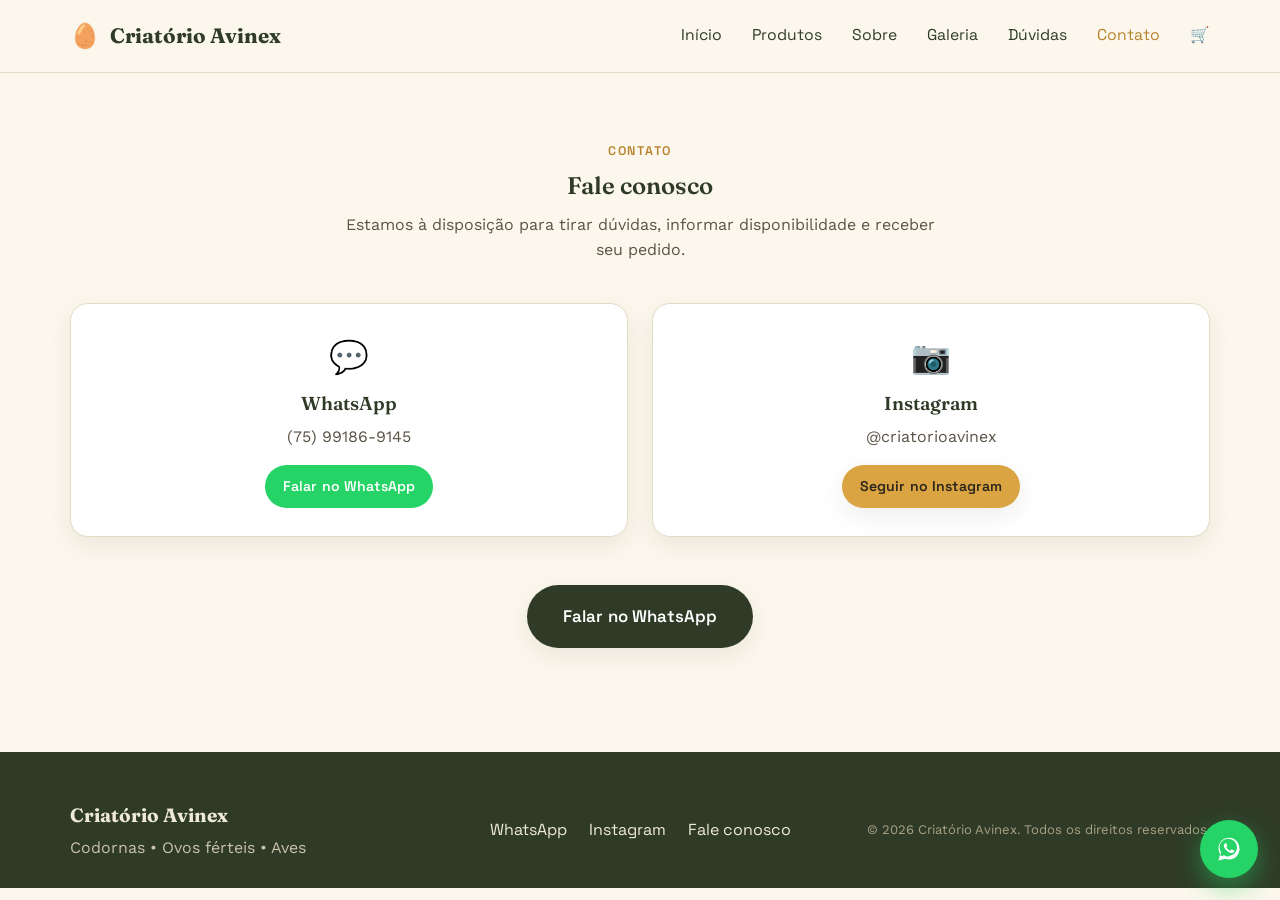
<file: contato.html>
<!DOCTYPE html>
<html lang="pt-BR">
<head>
<meta charset="UTF-8">
<meta name="viewport" content="width=device-width, initial-scale=1.0">
<title>Contato | Criatório Avinex</title>
<meta name="description" content="Fale com o Criatório Avinex pelo WhatsApp ou Instagram.">
<meta property="og:title" content="Contato | Criatório Avinex">
<meta property="og:description" content="Fale com o Criatório Avinex pelo WhatsApp ou Instagram.">
<meta name="theme-color" content="#2F3B27">
<link rel="icon" href="favicon/favicon.svg" type="image/svg+xml">
<link rel="manifest" href="manifest.json">
<link rel="preconnect" href="https://fonts.googleapis.com">
<link rel="preconnect" href="https://fonts.gstatic.com" crossorigin>
<link href="https://fonts.googleapis.com/css2?family=Fraunces:opsz,wght@9..144,500;9..144,600;9..144,700&family=Work+Sans:wght@400;500;600;700&family=Space+Grotesk:wght@500;600;700&display=swap" rel="stylesheet">
<link rel="stylesheet" href="css/style.css">
</head>
<body data-pagina="contato">

<header data-header></header>

<main>
  <section>
    <div class="container secao-cabecalho">
      <span class="eyebrow">Contato</span>
      <h1>Fale conosco</h1>
      <p>Estamos à disposição para tirar dúvidas, informar disponibilidade e receber seu pedido.</p>
    </div>

    <div class="container contato-grid">
      <a href="#" id="contato-whatsapp" target="_blank" rel="noopener" class="contato-card">
        <span class="icone">💬</span>
        <h3>WhatsApp</h3>
        <p id="contato-whatsapp-numero"></p>
        <span class="botao botao-whatsapp botao-pequeno">Falar no WhatsApp</span>
      </a>

      <a href="#" id="contato-instagram" target="_blank" rel="noopener" class="contato-card">
        <span class="icone">📷</span>
        <h3>Instagram</h3>
        <p id="contato-instagram-usuario"></p>
        <span class="botao botao-acento botao-pequeno">Seguir no Instagram</span>
      </a>
    </div>

    <div class="container" style="text-align:center; margin-top: 48px;">
      <a href="#" id="contato-whatsapp-grande" target="_blank" rel="noopener" class="botao botao-primario botao-grande">Falar no WhatsApp</a>
    </div>
  </section>
</main>

<footer data-footer></footer>

<div data-whatsapp-flutuante></div>

<script src="js/config.js"></script>
<script src="js/produtos.js"></script>
<script src="js/carrinho.js"></script>
<script src="js/app.js"></script>
<script>
  document.addEventListener("avinexPronto", () => {
    const link = linkWhatsApp("Olá! Vim pelo site do Criatório Avinex e gostaria de falar com vocês.");
    document.getElementById("contato-whatsapp").href = link;
    document.getElementById("contato-whatsapp-grande").href = link;
    document.getElementById("contato-whatsapp-numero").textContent = CONFIG.WHATSAPP_EXIBICAO;
    document.getElementById("contato-instagram").href = CONFIG.INSTAGRAM_URL;
    document.getElementById("contato-instagram-usuario").textContent = CONFIG.INSTAGRAM_USUARIO;
  });
</script>
</body>
</html>
</file>
<file: css/style.css>
/* ============================================================
   CRIATÓRIO AVINEX — FOLHA DE ESTILOS
   Sistema de design: rural moderno, tons de oliva e gema de ovo,
   tipografia serifada com personalidade + sans utilitária.
   Mobile-first.
   ============================================================ */

:root {
  /* Paleta */
  --cor-fundo: #FBF7EC;
  --cor-fundo-alt: #F1E9D5;
  --cor-cartao: #FFFFFF;
  --cor-primaria: #2F3B27;      /* verde oliva profundo */
  --cor-primaria-clara: #4B5C3E;
  --cor-acento: #D9A441;        /* gema de ovo */
  --cor-acento-escuro: #B9832D;
  --cor-terra: #A85C3B;         /* argila — uso pontual */
  --cor-texto: #2B241C;
  --cor-texto-suave: #5B5346;
  --cor-borda: #E4DBC4;
  --cor-whatsapp: #25D366;
  --cor-whatsapp-escuro: #1DA851;

  --fonte-display: "Fraunces", Georgia, "Times New Roman", serif;
  --fonte-corpo: "Work Sans", -apple-system, BlinkMacSystemFont, sans-serif;
  --fonte-utilitaria: "Space Grotesk", var(--fonte-corpo);

  --raio: 18px;
  --raio-pequeno: 10px;
  --sombra: 0 8px 24px rgba(43, 36, 28, 0.08);
  --sombra-forte: 0 16px 40px rgba(43, 36, 28, 0.16);
  --largura-max: 1180px;
}

* { box-sizing: border-box; }
html { scroll-behavior: smooth; }

body {
  margin: 0;
  font-family: var(--fonte-corpo);
  color: var(--cor-texto);
  background: var(--cor-fundo);
  line-height: 1.6;
  -webkit-font-smoothing: antialiased;
}

@media (prefers-reduced-motion: reduce) {
  html { scroll-behavior: auto; }
  *, *::before, *::after { animation-duration: 0.01ms !important; transition-duration: 0.01ms !important; }
}

img { max-width: 100%; display: block; }
a { color: inherit; text-decoration: none; }
h1, h2, h3, h4 { font-family: var(--fonte-display); font-weight: 600; margin: 0 0 0.5em; color: var(--cor-primaria); line-height: 1.15; }
p { margin: 0 0 1em; color: var(--cor-texto-suave); }
button { font-family: inherit; cursor: pointer; }

.container { max-width: var(--largura-max); margin: 0 auto; padding: 0 20px; }

:focus-visible { outline: 3px solid var(--cor-acento); outline-offset: 2px; }

/* ---------- Botões ---------- */
.botao {
  display: inline-flex;
  align-items: center;
  justify-content: center;
  gap: 8px;
  padding: 14px 26px;
  border-radius: 999px;
  border: none;
  font-family: var(--fonte-utilitaria);
  font-weight: 600;
  font-size: 0.98rem;
  letter-spacing: 0.01em;
  transition: transform 0.15s ease, box-shadow 0.15s ease, background 0.15s ease;
  cursor: pointer;
}
.botao:hover { transform: translateY(-2px); }
.botao-primario { background: var(--cor-primaria); color: #fff; box-shadow: var(--sombra); }
.botao-primario:hover { background: var(--cor-primaria-clara); }
.botao-acento { background: var(--cor-acento); color: var(--cor-texto); box-shadow: var(--sombra); }
.botao-acento:hover { background: var(--cor-acento-escuro); }
.botao-secundario { background: transparent; color: var(--cor-primaria); border: 2px solid var(--cor-primaria); }
.botao-secundario:hover { background: var(--cor-primaria); color: #fff; }
.botao-whatsapp { background: var(--cor-whatsapp); color: #fff; }
.botao-whatsapp:hover { background: var(--cor-whatsapp-escuro); }
.botao-pequeno { padding: 10px 18px; font-size: 0.88rem; }
.botao[disabled] { opacity: 0.5; pointer-events: none; }
.botao-grande { padding: 18px 36px; font-size: 1.05rem; }
.botao-largura-total { width: 100%; }

.eyebrow {
  font-family: var(--fonte-utilitaria);
  text-transform: uppercase;
  letter-spacing: 0.14em;
  font-size: 0.78rem;
  color: var(--cor-acento-escuro);
  font-weight: 600;
  display: inline-block;
  margin-bottom: 10px;
}

/* ---------- Cabeçalho ---------- */
header[data-header] {
  position: sticky;
  top: 0;
  z-index: 100;
  background: rgba(251, 247, 236, 0.92);
  backdrop-filter: blur(10px);
  border-bottom: 1px solid var(--cor-borda);
}
.cabecalho-conteudo {
  display: flex;
  align-items: center;
  justify-content: space-between;
  height: 72px;
}
.marca { display: flex; align-items: center; gap: 10px; font-family: var(--fonte-display); font-size: 1.3rem; font-weight: 700; color: var(--cor-primaria); }
.marca-icone { font-size: 1.5rem; }

.menu-botao {
  display: flex;
  flex-direction: column;
  justify-content: center;
  gap: 5px;
  width: 42px;
  height: 42px;
  background: transparent;
  border: none;
  z-index: 110;
}
.menu-botao span { display: block; height: 2px; width: 24px; background: var(--cor-primaria); margin: 0 auto; transition: transform 0.25s ease, opacity 0.25s ease; }
.menu-botao.aberto span:nth-child(1) { transform: translateY(7px) rotate(45deg); }
.menu-botao.aberto span:nth-child(2) { opacity: 0; }
.menu-botao.aberto span:nth-child(3) { transform: translateY(-7px) rotate(-45deg); }

.menu-nav {
  position: fixed;
  inset: 0 0 0 30%;
  background: var(--cor-fundo);
  display: flex;
  flex-direction: column;
  align-items: flex-start;
  justify-content: center;
  gap: 22px;
  padding: 40px;
  transform: translateX(100%);
  transition: transform 0.3s ease;
  font-family: var(--fonte-utilitaria);
  font-size: 1.2rem;
}
.menu-nav.aberto { transform: translateX(0); box-shadow: var(--sombra-forte); }
.menu-nav a { padding: 4px 0; color: var(--cor-primaria); }
.menu-nav a.ativo { color: var(--cor-acento-escuro); }
.menu-carrinho { position: relative; display: inline-flex; align-items: center; gap: 6px; }
.carrinho-badge {
  background: var(--cor-terra);
  color: #fff;
  border-radius: 999px;
  font-size: 0.7rem;
  min-width: 18px;
  height: 18px;
  display: none;
  align-items: center;
  justify-content: center;
  padding: 0 5px;
  font-family: var(--fonte-utilitaria);
}

@media (min-width: 860px) {
  .menu-botao { display: none; }
  .menu-nav {
    position: static;
    flex-direction: row;
    align-items: center;
    background: transparent;
    padding: 0;
    transform: none;
    gap: 30px;
    font-size: 0.98rem;
  }
}

/* ---------- Hero ---------- */
.hero {
  padding: 56px 0 64px;
  background: linear-gradient(180deg, var(--cor-fundo-alt), var(--cor-fundo) 70%);
  position: relative;
  overflow: hidden;
}
.hero-grid { display: grid; gap: 40px; align-items: center; }
.hero h1 { font-size: clamp(2.3rem, 6vw, 3.6rem); }
.hero-sub { font-size: 1.1rem; color: var(--cor-texto-suave); max-width: 46ch; }
.hero-botoes { display: flex; flex-wrap: wrap; gap: 14px; margin-top: 24px; }
.hero-imagem { position: relative; border-radius: var(--raio); overflow: hidden; box-shadow: var(--sombra-forte); aspect-ratio: 4/3; }
.hero-imagem img { width: 100%; height: 100%; object-fit: cover; }

.destaques-rapidos { display: grid; grid-template-columns: repeat(2, 1fr); gap: 14px; margin-top: 40px; }
.destaque-item {
  background: var(--cor-cartao);
  border: 1px solid var(--cor-borda);
  border-radius: var(--raio-pequeno);
  padding: 16px;
  font-family: var(--fonte-utilitaria);
  font-weight: 600;
  font-size: 0.92rem;
  display: flex;
  align-items: center;
  gap: 10px;
}

@media (min-width: 860px) {
  .hero-grid { grid-template-columns: 1.1fr 0.9fr; }
  .destaques-rapidos { grid-template-columns: repeat(4, 1fr); }
}

/* ---------- Seções gerais ---------- */
section { padding: 64px 0; }
.secao-cabecalho { max-width: 640px; margin: 0 auto 40px; text-align: center; }
.secao-cabecalho.esquerda { margin: 0 0 40px; text-align: left; }
.fundo-alt { background: var(--cor-fundo-alt); }

/* Divisor em forma de casca de ovo — elemento de assinatura */
.divisor-casca { height: 46px; }
.divisor-casca svg { width: 100%; height: 100%; display: block; }

/* ---------- Produtos ---------- */
.grade-produtos { display: grid; gap: 22px; grid-template-columns: 1fr; }
@media (min-width: 640px) { .grade-produtos { grid-template-columns: repeat(2, 1fr); } }
@media (min-width: 980px) { .grade-produtos { grid-template-columns: repeat(3, 1fr); } }

.produto-card {
  background: var(--cor-cartao);
  border-radius: var(--raio);
  overflow: hidden;
  box-shadow: var(--sombra);
  border: 1px solid var(--cor-borda);
  display: flex;
  flex-direction: column;
  transition: transform 0.2s ease, box-shadow 0.2s ease;
}
.produto-card:hover { transform: translateY(-4px); box-shadow: var(--sombra-forte); }
.produto-card-img { position: relative; aspect-ratio: 4/3; background: var(--cor-fundo-alt); }
.produto-card-img img { width: 100%; height: 100%; object-fit: cover; }
.produto-tag { position: absolute; top: 12px; left: 12px; background: var(--cor-texto); color: #fff; font-family: var(--fonte-utilitaria); font-size: 0.72rem; padding: 4px 10px; border-radius: 999px; }
.produto-tag.indisponivel { background: var(--cor-terra); }
.produto-card-corpo { padding: 20px; display: flex; flex-direction: column; gap: 6px; flex: 1; }
.produto-categoria { font-family: var(--fonte-utilitaria); font-size: 0.72rem; text-transform: uppercase; letter-spacing: 0.1em; color: var(--cor-acento-escuro); }
.produto-card-corpo h3 { font-size: 1.15rem; margin-bottom: 4px; }
.produto-card-corpo p { font-size: 0.92rem; flex: 1; }
.produto-card-rodape { display: flex; align-items: center; justify-content: space-between; gap: 12px; margin-top: 10px; flex-wrap: wrap; }
.produto-preco { font-family: var(--fonte-utilitaria); font-weight: 700; color: var(--cor-primaria); }
.produto-acoes { display: flex; gap: 8px; flex-wrap: wrap; }

.filtros-categoria { display: flex; gap: 10px; flex-wrap: wrap; margin-bottom: 28px; }
.filtro-btn { background: var(--cor-cartao); border: 1px solid var(--cor-borda); border-radius: 999px; padding: 8px 16px; font-family: var(--fonte-utilitaria); font-size: 0.86rem; }
.filtro-btn.ativo { background: var(--cor-primaria); color: #fff; border-color: var(--cor-primaria); }

/* ---------- Ovos férteis (destaque) ---------- */
.ovos-secao { display: grid; gap: 32px; }
.ovos-lista { list-style: none; padding: 0; margin: 20px 0; display: grid; gap: 12px; }
.ovos-lista li { display: flex; align-items: flex-start; gap: 10px; font-size: 0.98rem; color: var(--cor-texto); }
.ovos-lista li::before { content: "●"; color: var(--cor-acento); flex-shrink: 0; margin-top: 4px; font-size: 0.6rem; }
@media (min-width: 860px) { .ovos-secao { grid-template-columns: 1fr 1fr; align-items: center; } }

/* ---------- Sobre ---------- */
.sobre-grid { display: grid; gap: 32px; align-items: center; }
.sobre-lista { list-style: none; padding: 0; margin-top: 20px; display: grid; gap: 10px; }
.sobre-lista li { display: flex; gap: 10px; align-items: flex-start; }
.sobre-lista li::before { content: "🐦"; flex-shrink: 0; }
@media (min-width: 860px) { .sobre-grid { grid-template-columns: 1fr 1fr; } }

/* ---------- Galeria ---------- */
.galeria-filtros { display: flex; gap: 10px; flex-wrap: wrap; margin-bottom: 24px; }
.grade-galeria { display: grid; grid-template-columns: repeat(2, 1fr); gap: 10px; }
@media (min-width: 640px) { .grade-galeria { grid-template-columns: repeat(3, 1fr); } }
@media (min-width: 980px) { .grade-galeria { grid-template-columns: repeat(4, 1fr); } }
.galeria-foto { border-radius: var(--raio-pequeno); overflow: hidden; aspect-ratio: 1/1; cursor: pointer; }
.galeria-foto img { width: 100%; height: 100%; object-fit: cover; transition: transform 0.3s ease; }
.galeria-foto:hover img { transform: scale(1.06); }

.galeria-overlay {
  position: fixed; inset: 0; background: rgba(43, 36, 28, 0.92);
  display: none; align-items: center; justify-content: center; z-index: 200; padding: 24px;
}
.galeria-overlay.aberto { display: flex; }
.galeria-overlay img { max-width: 100%; max-height: 90vh; border-radius: var(--raio-pequeno); }

/* ---------- Vídeos ---------- */
.grade-videos { display: grid; gap: 18px; grid-template-columns: repeat(auto-fill, minmax(200px, 1fr)); }
.video-slot { aspect-ratio: 9/16; background: var(--cor-fundo-alt); border: 2px dashed var(--cor-borda); border-radius: var(--raio); display: flex; align-items: center; justify-content: center; text-align: center; padding: 16px; color: var(--cor-texto-suave); font-family: var(--fonte-utilitaria); font-size: 0.85rem; }

/* ---------- Envio ---------- */
.envio-grid { display: grid; gap: 16px; grid-template-columns: 1fr; margin: 24px 0 32px; }
@media (min-width: 700px) { .envio-grid { grid-template-columns: repeat(2, 1fr); } }
.envio-card { background: var(--cor-cartao); border: 1px solid var(--cor-borda); border-radius: var(--raio-pequeno); padding: 18px; }
.envio-card h4 { margin-bottom: 6px; font-size: 1.02rem; }
.envio-card p { margin: 0; font-size: 0.9rem; }

/* ---------- FAQ ---------- */
.faq-lista { max-width: 760px; margin: 0 auto; display: grid; gap: 12px; }
.faq-item { background: var(--cor-cartao); border: 1px solid var(--cor-borda); border-radius: var(--raio-pequeno); overflow: hidden; }
.faq-pergunta { width: 100%; text-align: left; background: none; border: none; padding: 18px 20px; font-family: var(--fonte-corpo); font-weight: 600; font-size: 1rem; display: flex; justify-content: space-between; align-items: center; gap: 12px; color: var(--cor-primaria); }
.faq-pergunta::after { content: "+"; font-size: 1.4rem; font-family: var(--fonte-display); color: var(--cor-acento-escuro); transition: transform 0.2s ease; }
.faq-item.aberto .faq-pergunta::after { transform: rotate(45deg); }
.faq-resposta { max-height: 0; overflow: hidden; transition: max-height 0.25s ease; padding: 0 20px; }
.faq-item.aberto .faq-resposta { max-height: 300px; padding: 0 20px 18px; }
.faq-resposta p { margin: 0; font-size: 0.94rem; }

/* ---------- Instagram / Contato ---------- */
.cta-central { text-align: center; }
.contato-grid { display: grid; gap: 24px; }
.contato-card { background: var(--cor-cartao); border: 1px solid var(--cor-borda); border-radius: var(--raio); padding: 28px; text-align: center; box-shadow: var(--sombra); }
.contato-card .icone { font-size: 2rem; margin-bottom: 10px; display: block; }
@media (min-width: 700px) { .contato-grid { grid-template-columns: repeat(2, 1fr); } }

/* ---------- Formulário de pedido / carrinho ---------- */
.carrinho-layout { display: grid; gap: 32px; }
@media (min-width: 980px) { .carrinho-layout { grid-template-columns: 1.2fr 0.8fr; align-items: start; } }

.carrinho-item {
  display: grid;
  grid-template-columns: 64px 1fr auto;
  gap: 14px;
  align-items: center;
  background: var(--cor-cartao);
  border: 1px solid var(--cor-borda);
  border-radius: var(--raio-pequeno);
  padding: 12px;
  margin-bottom: 12px;
}
.carrinho-item img { width: 64px; height: 64px; object-fit: cover; border-radius: 8px; }
.carrinho-item-info h4 { margin: 0 0 4px; font-size: 0.98rem; }
.carrinho-item-preco { margin: 0 0 6px; font-size: 0.85rem; font-family: var(--fonte-utilitaria); }
.qtd-controle { display: flex; align-items: center; gap: 10px; }
.qtd-controle button { width: 28px; height: 28px; border-radius: 50%; border: 1px solid var(--cor-borda); background: var(--cor-fundo-alt); font-weight: 700; }
.carrinho-item-remover { background: none; border: none; color: var(--cor-terra); font-size: 1.1rem; }
.carrinho-vazio { text-align: center; padding: 30px 0; }

.resumo-pedido { background: var(--cor-fundo-alt); border-radius: var(--raio); padding: 24px; position: sticky; top: 90px; }
.resumo-linha { display: flex; justify-content: space-between; margin-bottom: 8px; font-family: var(--fonte-utilitaria); }
.resumo-linha.total { font-weight: 700; font-size: 1.1rem; border-top: 1px solid var(--cor-borda); padding-top: 12px; margin-top: 12px; }

.campo { margin-bottom: 16px; }
.campo label { display: block; font-family: var(--fonte-utilitaria); font-size: 0.85rem; font-weight: 600; margin-bottom: 6px; color: var(--cor-primaria); }
.campo input, .campo select, .campo textarea {
  width: 100%; padding: 12px 14px; border-radius: var(--raio-pequeno); border: 1.5px solid var(--cor-borda);
  font-family: var(--fonte-corpo); font-size: 0.96rem; background: #fff; color: var(--cor-texto);
}
.campo input:focus, .campo select:focus, .campo textarea:focus { border-color: var(--cor-acento); outline: none; }
.campo-linha { display: grid; gap: 14px; grid-template-columns: 1fr; }
@media (min-width: 600px) { .campo-linha { grid-template-columns: 1fr 1fr 1fr; } }

/* ---------- WhatsApp flutuante ---------- */
.whatsapp-flutuante {
  position: fixed; bottom: 22px; right: 22px; width: 58px; height: 58px; border-radius: 50%;
  background: var(--cor-whatsapp); color: #fff; display: flex; align-items: center; justify-content: center;
  box-shadow: 0 10px 24px rgba(37, 211, 102, 0.45); z-index: 150; transition: transform 0.2s ease;
}
.whatsapp-flutuante:hover { transform: scale(1.08); }

/* ---------- Rodapé ---------- */
footer[data-footer] { background: var(--cor-primaria); color: #EFE9D8; padding: 48px 0 28px; margin-top: 40px; }
.rodape-conteudo { display: grid; gap: 20px; text-align: center; }
.rodape-marca strong { font-family: var(--fonte-display); font-size: 1.2rem; }
.rodape-marca p { color: #C9C2AC; margin: 4px 0 0; }
.rodape-links { display: flex; justify-content: center; gap: 22px; font-family: var(--fonte-utilitaria); flex-wrap: wrap; }
.rodape-copy { color: #A9A184; font-size: 0.82rem; margin: 0; }
@media (min-width: 700px) { .rodape-conteudo { grid-template-columns: 1fr auto 1fr; text-align: left; align-items: center; } .rodape-links { justify-content: center; } .rodape-copy { text-align: right; } }

/* ---------- Utilidades ---------- */
.texto-editavel { border-left: 3px solid var(--cor-acento); padding-left: 14px; }
.aviso-editavel { font-size: 0.78rem; color: var(--cor-texto-suave); font-style: italic; margin-top: 6px; }
</file>
